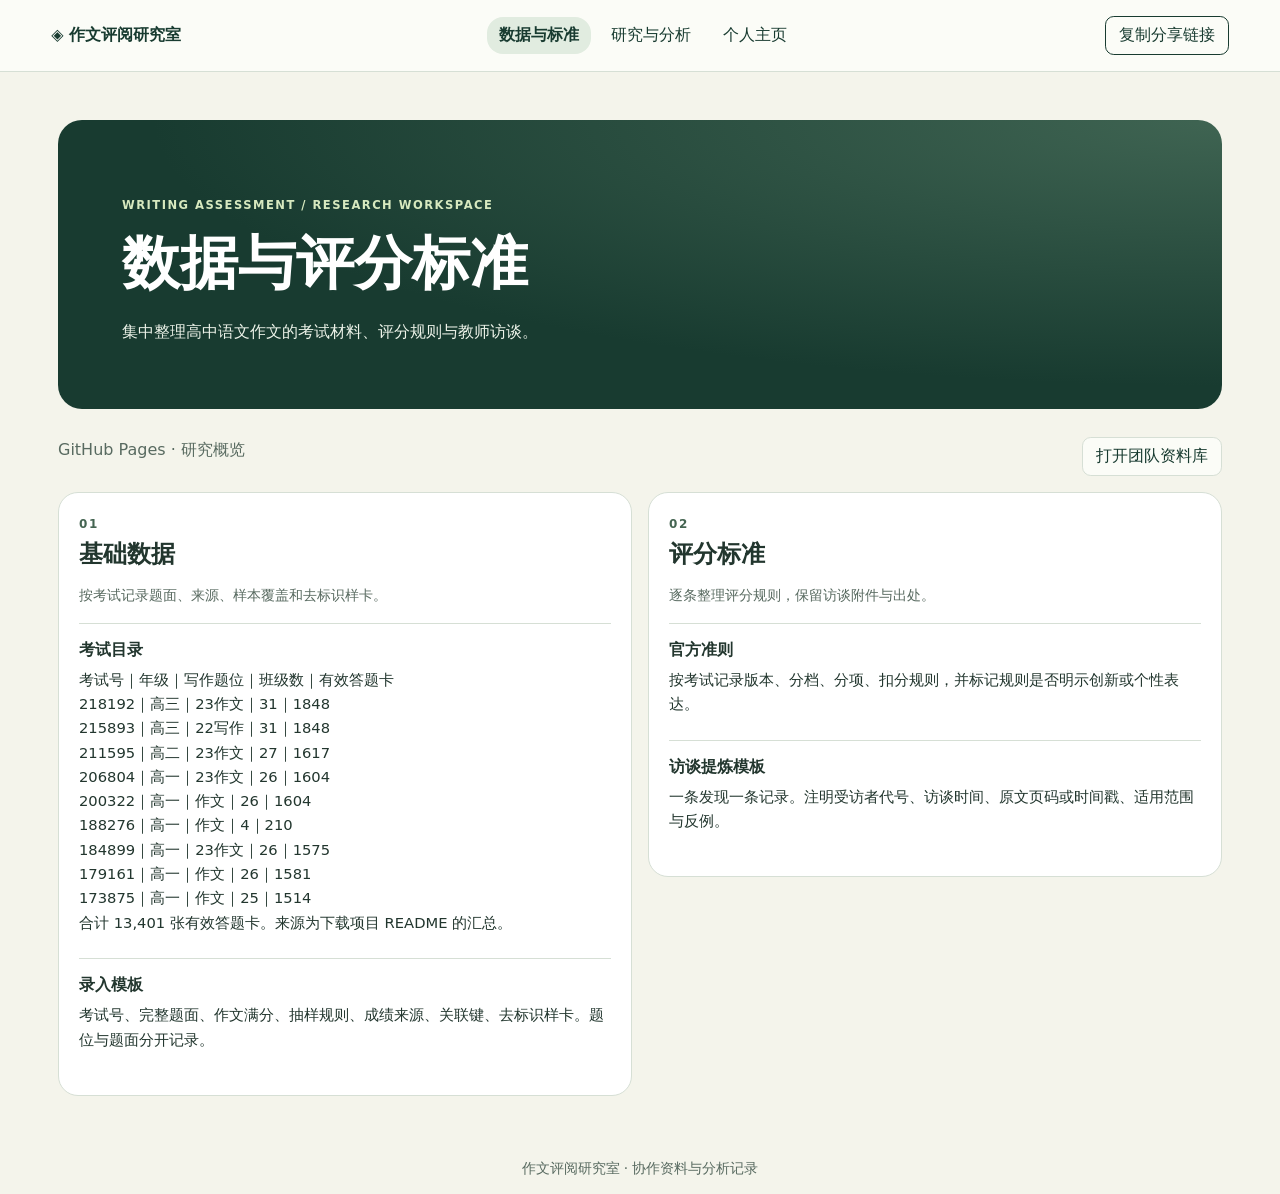
<file: docs/index.html>
<!doctype html>
<html lang="zh-CN">
<head>
<meta charset="utf-8">
<meta name="viewport" content="width=device-width,initial-scale=1">
<meta name="referrer" content="no-referrer">
<title>数据与评分标准 · 作文评阅研究室</title>
<link rel="stylesheet" href="./style.css">
<script type="module" src="./app.js"></script>
</head>
<body data-page="materials">
<header><a class="brand" href="./">◈ 作文评阅研究室</a>
<nav aria-label="页面导航"><a href="./">数据与标准</a><a href="./analysis.html">研究与分析</a><a href="https://zgdddddd.github.io/">个人主页</a></nav>
<button id="share" class="outline">复制分享链接</button></header>
<main>
<div class="hero"><p class="eyebrow">WRITING ASSESSMENT / RESEARCH WORKSPACE</p>
<h1>数据与评分标准</h1><p id="intro"></p></div>
<div class="toolbar">
<span id="status" role="status">GitHub Pages · 研究概览</span>
<div class="actions" id="github-actions"></div>
</div>
<div id="sections"></div>
</main>
<footer>作文评阅研究室 · 协作资料与分析记录</footer>
</body></html>
</file>
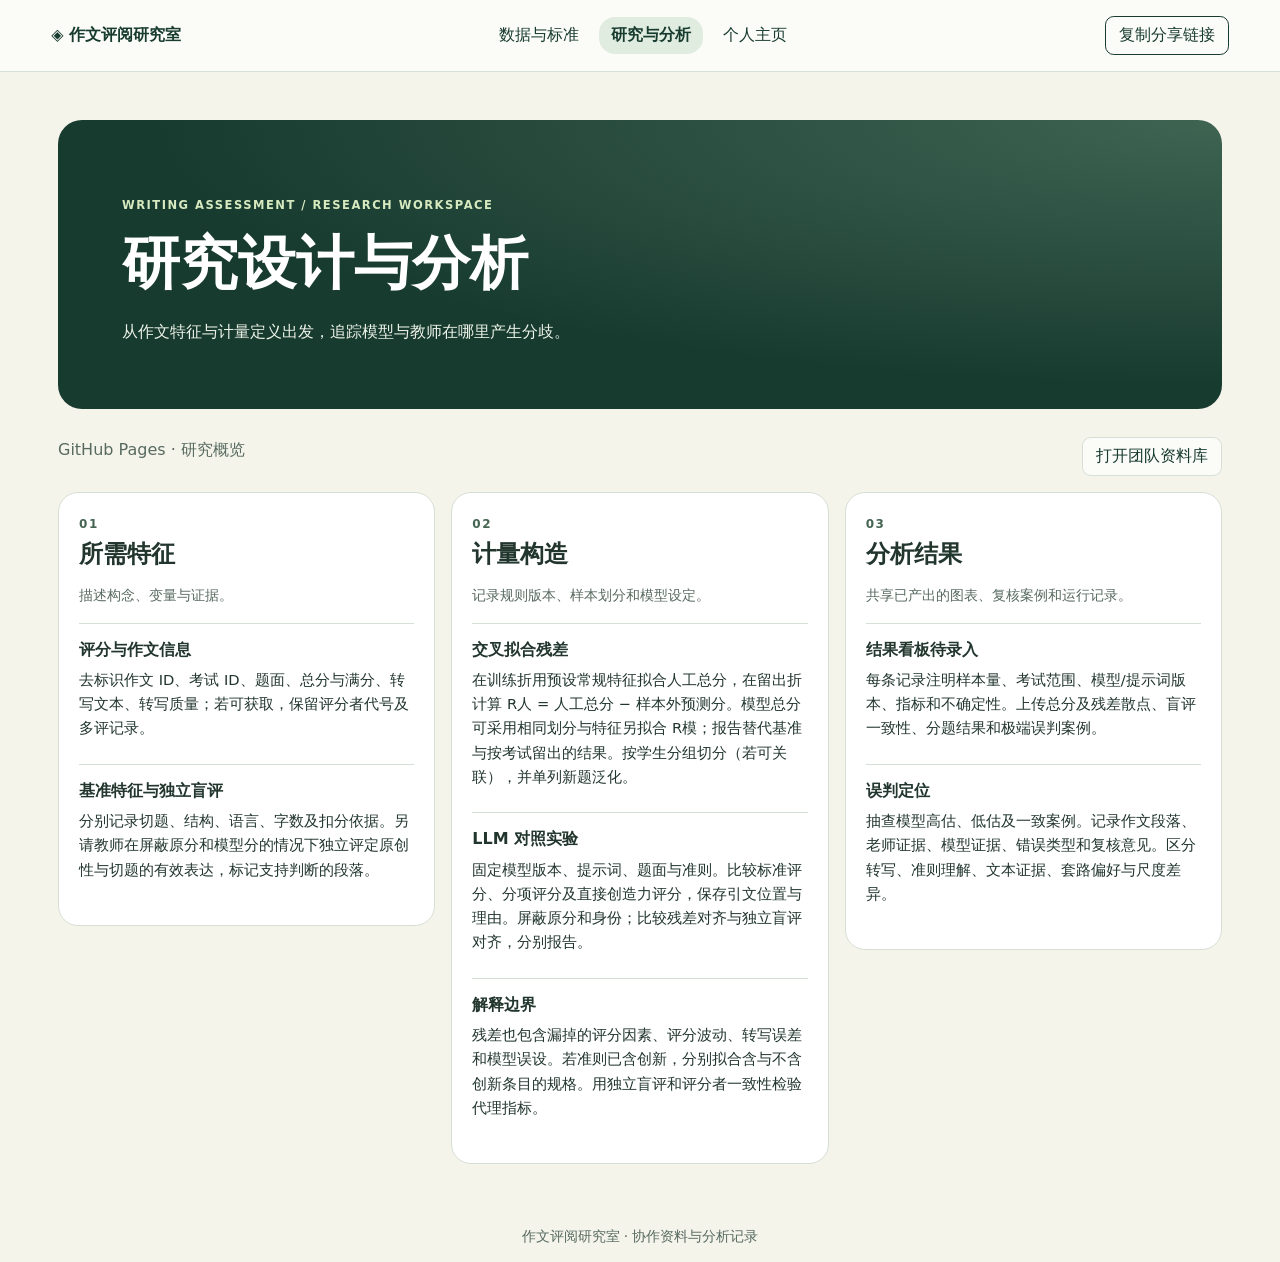
<file: docs/analysis.html>
<!doctype html>
<html lang="zh-CN">
<head>
<meta charset="utf-8">
<meta name="viewport" content="width=device-width,initial-scale=1">
<meta name="referrer" content="no-referrer">
<title>研究设计与分析 · 作文评阅研究室</title>
<link rel="stylesheet" href="./style.css">
<script type="module" src="./app.js"></script>
</head>
<body data-page="analysis">
<header><a class="brand" href="./">◈ 作文评阅研究室</a>
<nav aria-label="页面导航"><a href="./">数据与标准</a><a href="./analysis.html">研究与分析</a><a href="https://zgdddddd.github.io/">个人主页</a></nav>
<button id="share" class="outline">复制分享链接</button></header>
<main>
<div class="hero"><p class="eyebrow">WRITING ASSESSMENT / RESEARCH WORKSPACE</p>
<h1>研究设计与分析</h1><p id="intro"></p></div>
<div class="toolbar">
<span id="status" role="status">GitHub Pages · 研究概览</span>
<div class="actions" id="github-actions"></div>
</div>
<div id="sections"></div>
</main>
<footer>作文评阅研究室 · 协作资料与分析记录</footer>
</body></html>
</file>
<file: docs/style.css>
:root{font-family:"Microsoft YaHei",system-ui,sans-serif;color:#22362e;background:#f4f4eb;--ink:#183b30;--muted:#586a60;--line:#d6dfd5}
*{box-sizing:border-box}body{margin:0}header{display:flex;gap:1rem;align-items:center;justify-content:space-between;padding:1rem max(4vw,1rem);background:#fbfcf7;border-bottom:1px solid var(--line);flex-wrap:wrap}
a{color:var(--ink)}.brand{text-decoration:none;font-weight:800}nav{display:flex;gap:.5rem;flex-wrap:wrap}nav a{padding:.5rem .75rem;text-decoration:none;border-radius:1rem}nav [aria-current]{background:#e1ece0;font-weight:700}
main{max-width:1260px;margin:auto;padding:clamp(1rem,4vw,3rem)}.hero{background:var(--ink);color:#fff;padding:clamp(1.5rem,5vw,4rem);border-radius:1.5rem;background-image:radial-gradient(ellipse at top right,#3f6452,transparent 65%)}
.eyebrow{letter-spacing:.13em;font-size:.72rem;color:#d7e9bf;font-weight:700}h1{font-size:clamp(2rem,5vw,3.6rem);margin:.5rem 0}p{line-height:1.65}#intro{max-width:42rem;color:#edf3e9;margin-bottom:0}
.toolbar{padding:1rem 0;color:var(--muted);display:flex;gap:.75rem;align-items:center;justify-content:space-between;flex-wrap:wrap}
#sections{display:grid;gap:1rem;align-items:start;grid-template-columns:repeat(2,minmax(0,1fr))}body[data-page=analysis] #sections{grid-template-columns:repeat(3,minmax(0,1fr))}
section{background:#fff;border:1px solid var(--line);border-radius:1.25rem;padding:1.25rem;min-width:0}section h2{margin:.35rem 0}.tag{font-size:.75rem;font-weight:700;color:#456552;letter-spacing:.13em}.hint{color:var(--muted);font-size:.9rem}.card{padding:1rem 0;border-top:1px solid var(--line);overflow-wrap:anywhere}.card h3{margin:0;font-size:1rem}.card p{white-space:pre-wrap;margin:.45rem 0;font-size:.92rem}.actions{display:flex;gap:.5rem;flex-wrap:wrap;margin-top:.75rem}
button,input,textarea{font:inherit}button{cursor:pointer;background:var(--ink);color:white;border:1px solid var(--ink);padding:.5rem .8rem;border-radius:.55rem}button:disabled{opacity:.55;cursor:wait}.outline{background:transparent;color:var(--ink)}input,textarea{border:1px solid #9aad9e;border-radius:.4rem;padding:.5rem;max-width:100%}dialog{width:min(36rem,94vw);border:1px solid var(--line);border-radius:1rem;padding:1.5rem;color:inherit}dialog::backdrop{background:#11261f99}label{display:grid;gap:.3rem;margin:.7rem 0}footer{text-align:center;padding:1rem;color:var(--muted);font-size:.85rem}table{width:100%;border-collapse:collapse;font-size:.84rem}th,td{text-align:left;padding:.35rem;border-bottom:1px solid var(--line)}caption{text-align:left;font-weight:bold;margin-bottom:.4rem}
@media(max-width:900px){body[data-page=analysis] #sections{grid-template-columns:1fr}}@media(max-width:650px){#sections{grid-template-columns:1fr}}
.preview{display:block;width:100%;height:auto;margin-top:.85rem;border:1px solid var(--line);border-radius:.6rem}
.github-link{padding:.5rem .8rem;border:1px solid var(--line);border-radius:.55rem;text-decoration:none;background:#fbfcf7}
</file>
